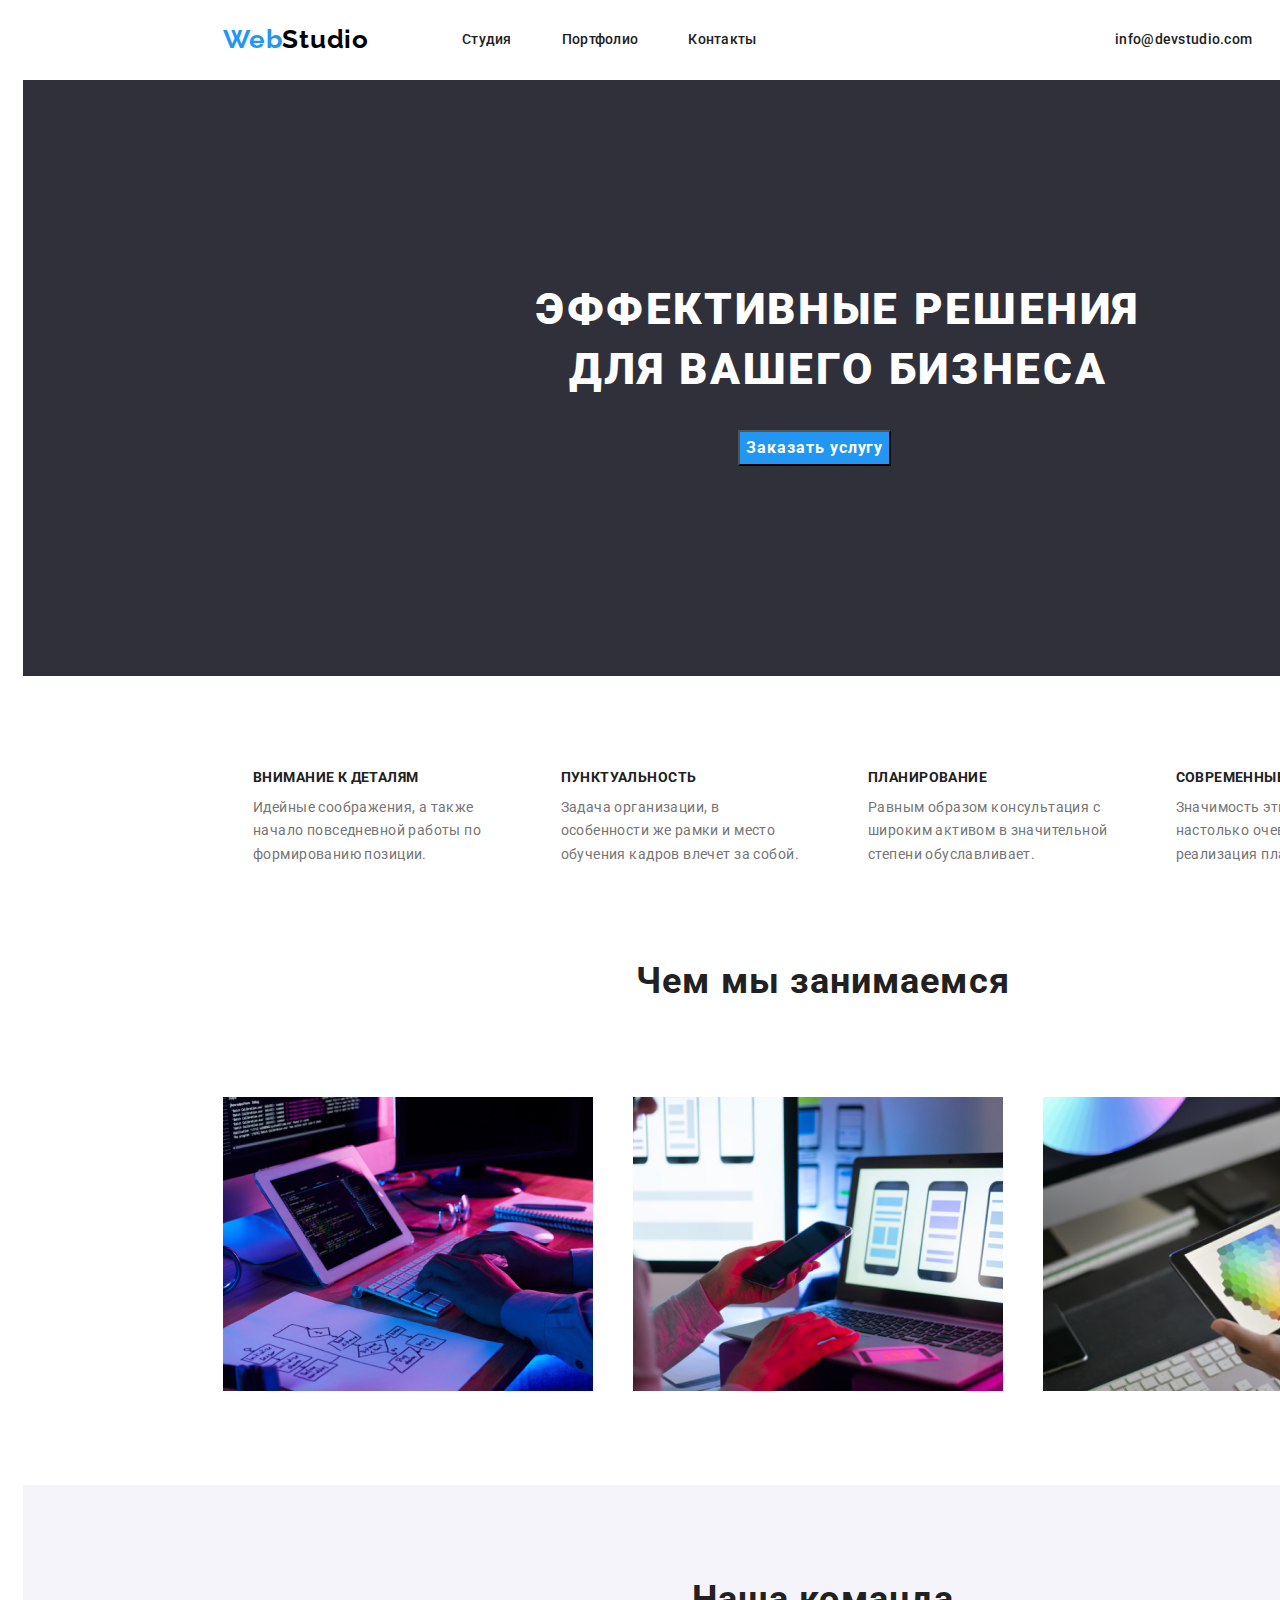
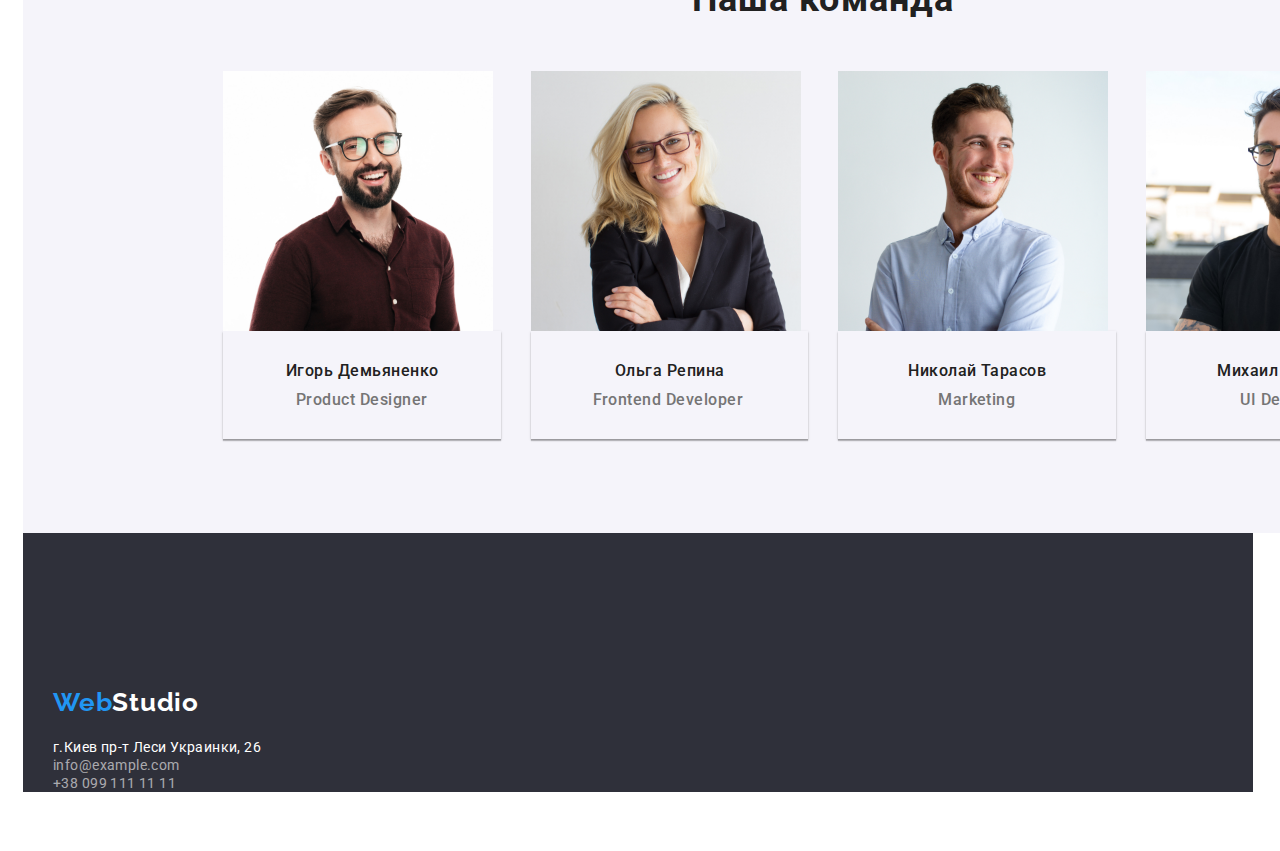
<file: index.html>
<!DOCTYPE html>
<html lang="ru">

<head>
    <meta charset="UTF-8">
    <meta http-equiv="X-UA-Compatible" content="IE=edge">
    <meta name="viewport" content="width=device-width, initial-scale=1.0">
    <link rel="stylesheet" href="css/style.css">
    <link rel="preconnect" href="https://fonts.gstatic.com">
    <link href="https://fonts.googleapis.com/css2?family=Raleway:wght@400;600;700&display=swap" rel="stylesheet">
    <link rel="preconnect" href="https://fonts.gstatic.com">
    <link href="https://fonts.googleapis.com/css2?family=Roboto:wght@400;500;700&display=swap" rel="stylesheet">
    <title>Вебстудия</title>
</head>

<body class="body">
    <div class="container">
        <header class="header">
            <nav class="navigation">
                <a class="logo-link link" href=""><span class="web">Web</span>Studio</a>
                <ul class="navigation-list">
                    <li class="navigation-item list">
                        <a class="nav link" href=""> Студия</a>
                    </li>
                    <li class="navigation-item list">
                        <a class="nav link" href="portfolio.html">Портфолио </a>
                    </li>
                    <li class="navigation-item list">
                        <a class="nav link" href="">Контакты </a>
                    </li>
                </ul>
            </nav>
            <ul class="connection-list list">
                <li class="connection-item">
                    <a class="connection link" href="mailto:info@devstudio.com" lang="en">info@devstudio.com</a>
                </li>
                <li class="connection-item">
                    <a class="connection link" href="tel:+380961111111">+38 096 111 11 11</a>
                </li>
            </ul>
        </header>
    </div>

    <main>
        <section class="hero">
            <div class="heading">
                <h1 class="heading-title">Эффективные решения для вашего бизнеса</h1>
                <button class="button" type="button">Заказать услугу</button>
            </div>
            <div clss="aspects">
                <ul class="aspect-item">
                    <li class="aspect-list list">
                        <h3 class="aspect-heading">Внимание к деталям</h3>
                        <p class="aspect">Идейные соображения, а также начало повседневной работы по формированию позиции.</p>
                    </li>
                    <li class="aspect-list list">
                        <h3 class="aspect-heading">Пунктуальность</h3>
                        <p class="aspect">Задача организации, в особенности же рамки и место обучения кадров влечет за собой.</p>
                    </li>
                    <li class="aspect-list list">
                        <h3 class="aspect-heading">Планирование</h3>
                        <p class="aspect">Равным образом консультация с широким активом в значительной степени обуславливает.</p>
                    </li>
                    <li class="aspect-list list">
                        <h3 class="aspect-heading">Современные технологии</h3>
                        <p class="aspect">Значимость этих проблем настолько очевидна, что реализация плановых заданий.</p>
                    </li>
                </ul>
            </div>
        </section>
        <section class="occupation">
            <div>
                <h2 class="heading-2">Чем мы занимаемся</h2>
                <ul class="img-work">
                    <li class="img list">
                        <img class="img-occupation" src="images/image_1/img.png" alt="разработчик делает программу" width="370" height="294">
                    </li>
                    <li class="img list">
                        <img class="img-occupation" src="images/image_1/img_2.png" alt="проверка кода через телефон" width="370" height="294">
                    </li>
                    <li class="img list">
                        <img class="img-occupation" src="images/image_1/img_1.png" alt="выбор палитрыдля кода" width=370 height="294">
                    </li>
                </ul>
            </div>
        </section>
        <section class="our-team">
            <div class="team-cards">
                <h2 class="heading-3">Наша команда</h2>
                <ul class="img-team">
                    <li class="team list">
                        <img src="images/OurTeam/people_4.jpg" alt="мужчина" width="270" height="260">
                        <div class="name-team">
                            <h3 class="name">Игорь Демьяненко</h3>
                            <p class="work" lang="en">Product Designer</p>
                        </div>
                    </li>
                    <li class="team list">
                        <img src="images/OurTeam/people_1.jpg" alt="Женщина" width="270" height="260">
                        <div class="name-team">
                            <h3 class="name">Ольга Репина</h3>
                            <p class="frontend" lang="en">Frontend Developer</p>
                        </div>
                    </li>
                    <li class="team list">
                        <img src="images/OurTeam/people_2.jpg" alt="Мужчина" width="270" height="260">
                        <div class="name-team">
                            <h3 class="name">Николай Тарасов</h3>
                            <p class="work" lang="en">Marketing</p>
                        </div>
                    </li>
                    <li class="team list">
                        <img src="images/OurTeam/people_3.jpg" alt="Мужчина" width="270" height="260">
                        <div class="name-team">
                            <h3 class="name">Михаил Ермаков</h3>
                            <p class="work" lang="en">UI Designer</p>
                        </div>
                    </li>
                </ul>
            </div>
        </section>

    </main>
    <footer class="footer">
        <div class="div-footer">
            <div class="div-logo">
                <a class="footer-logo link" href=" "><span class="web">Web</span>Studio</a>
            </div>
            <ul class="footer-list">
                <li class="list">
                    <a class="connection-link link" href="https://goo.gl/maps/i8GiezZNg2rz3Siv9 " target="_blank" rel="noopener noreferrer ">г.Киев пр-т Леси Украинки, 26</a>
                </li>
                <li class="list">
                    <a class="connection-link-list link" href="mailto:info@example.com" lang="en">info@example.com</a>
                </li>
                <li class="list">
                    <a class="connection-link-list-1 link" href="tel:+380991111111">+38 099 111 11 11</a>
                </li>
            </ul>
        </div>
    </footer>
</body>

</html>
</file>
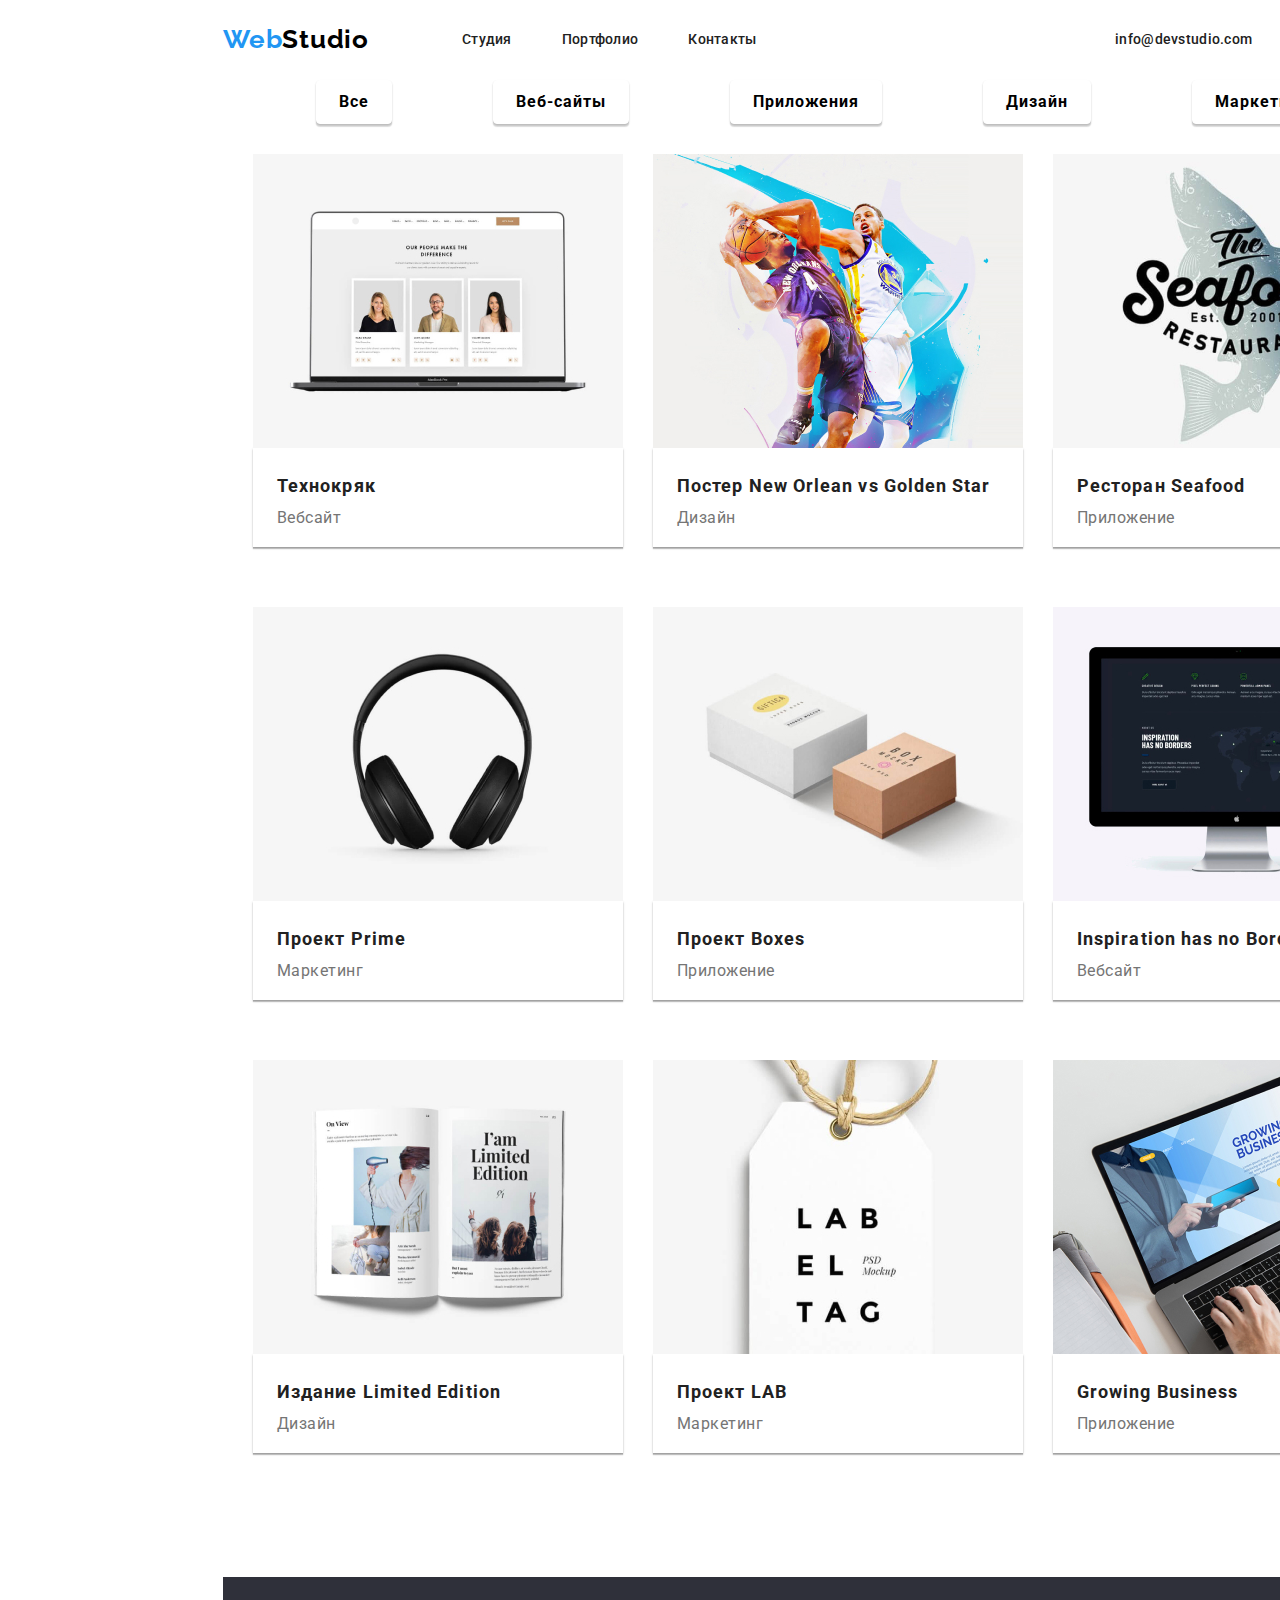
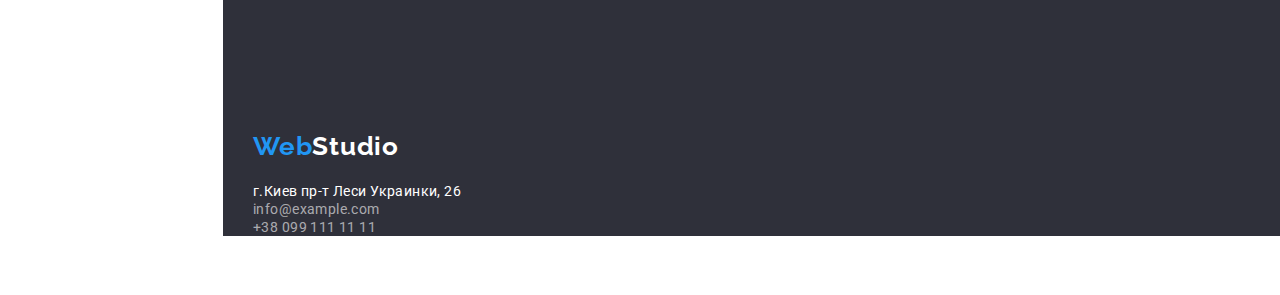
<file: portfolio.html>
<!DOCTYPE html>
<html lang="en">

<head>
    <meta charset="UTF-8">
    <meta http-equiv="X-UA-Compatible" content="IE=edge">
    <meta name="viewport" content="width=device-width, initial-scale=1.0">
    <title>Портфолио</title>
    <link rel="stylesheet" href="css/style.css">
    <link rel="preconnect" href="https://fonts.gstatic.com">
    <link href="https://fonts.googleapis.com/css2?family=Raleway:wght@400;600;700&display=swap" rel="stylesheet">
    <link rel="preconnect" href="https://fonts.gstatic.com">
    <link href="https://fonts.googleapis.com/css2?family=Roboto:wght@400;500;700&display=swap" rel="stylesheet">
</head>

<body class="body">
    <div class="container">
        <header class="header">
            <nav class="navigation">
                <a class="logo-link link" href=""><span class="web">Web</span>Studio</a>
                <ul class="navigation-list">
                    <li class="navigation-item list">
                        <a class="nav link" href=""> Студия</a>
                    </li>
                    <li class="navigation-item list">
                        <a class="nav link" href="portfolio.html">Портфолио </a>
                    </li>
                    <li class="navigation-item list">
                        <a class="nav link" href="">Контакты </a>
                    </li>
                </ul>
            </nav>
            <ul class="connection-list list">
                <li class="connection-item">
                    <a class="connection link" href="mailto:info@devstudio.com" lang="en">info@devstudio.com</a>
                </li>
                <li class="connection-item">
                    <a class="connection link" href="tel:+380961111111">+38 096 111 11 11</a>
                </li>
            </ul>
        </header>
        <main>
                <ul class="button-item">
                    <li class="button-li list">
                        <button class="button-1" type="button">Все</button>
                    </li>
                    <li class="button-li list">
                        <button class="button-1" type="button">Веб-сайты</button>
                    </li>
                    <li class="button-li list">
                        <button class="button-1" type="button">Приложения</button>
                    </li>
                    <li class="button-li list">
                        <button class="button-1" type="button">Дизайн</button>
                    </li>
                    <li class="button-li list">
                        <button class="button-1" type="button">Маркетинг</button>
                    </li>
                </ul>

                    <ul class="development">
                        <li class="img-cards list"><img src="images/sentence/web_site.jpg" alt="Веб-сайт" width="370" height="294">
                            <div class="cards-name">
                                <h3 class="name-work">Технокряк</h3>
                                <p class="field-of-activity">Вебсайт</p>
                            </div>

                        </li>
                        <li class="img-cards list"><img src="images/sentence/design.jpg" alt="Дизайн" width="370" height="294">
                            <div class="cards-name">
                                <h3 class="name-work" lang="en">Постер New Orlean vs Golden Star</h3>
                                <p class="field-of-activity">Дизайн</p>
                            </div>

                        </li>
                        <li class="img-cards list"><img src="images/sentence/programms.jpg" alt="Приложение" width="370" height="294">
                            <div class="cards-name">
                                <h3 class="name-work" lang="en">Ресторан Seafood</h3>
                                <p class="field-of-activity">Приложение</p>
                            </div>

                        </li>
                        <li class="img-cards list"><img src="images/sentence/marketing.jpg" alt="Маркетинг" width="370" height="294">
                            <div class="cards-name">
                                <h3 class="name-work" lang="en">Проект Prime</h3>
                                <p class="field-of-activity">Маркетинг</p>
                            </div>

                        </li>
                        <li class="img-cards list"><img src="images/sentence/programms_2.jpg" alt="Приложение" width="370" height="294">
                            <div class="cards-name">
                                <h3 class="name-work" lang="en">Проект Boxes</h3>
                                <p class="field-of-activity">Приложение</p>
                            </div>

                        </li>
                        <li class="img-cards list"><img src="images/sentence/web_site_2.jpg" alt="Веб-сайт" width="370" height="294">
                            <div class="cards-name">
                                <h3 class="name-work" lang="en">Inspiration has no Borders</h3>
                                <p class="field-of-activity">Вебсайт</p>
                            </div>

                        </li>
                        <li class="img-cards list"><img src="images/sentence/design_2.jpg" alt="Дизайн" width="370" height="294">
                            <div class="cards-name">
                                <h3 class="name-work" lang="en">Издание Limited Edition</h3>
                                <p class="field-of-activity">Дизайн</p>
                            </div>

                        </li>
                        <li class="img-cards list"><img src="images/sentence/marketing_3.jpg" alt="Маркетинг" width="370" height="294">
                            <div class="cards-name">
                                <h3 class="name-work" lang="en">Проект LAB</h3>
                                <p class="field-of-activity">Маркетинг</p>
                            </div>

                        </li>
                        <li class="img-cards list"><img src="images/sentence/programms_3.jpg" alt="Приложение" width="370" height="294">
                            <div class="cards-name">
                                <h3 class="name-work" lang="en">Growing Business</h3>
                                <p class="field-of-activity">Приложение</p>
                            </div>
                            </p>
                        </li>
                    </ul>

            </section>
        </main>
        <footer class="footer" >
                <div class="div-logo">
                    <a class="footer-logo link" href=" "><span class="web">Web</span>Studio</a>
                </div>
                <ul class="footer-list">
                    <li class="list">
                        <a class="connection-link link" href="https://goo.gl/maps/i8GiezZNg2rz3Siv9 " target="_blank" rel="noopener noreferrer ">г.Киев пр-т Леси Украинки, 26</a>
                    </li>
                    <li class="list">
                        <a class="connection-link-list link" href="mailto:info@example.com" lang="en">info@example.com</a>
                    </li>
                    <li class="list">
                        <a class="connection-link-list-1 link" href="tel:+380991111111">+38 099 111 11 11</a>
                    </li>
                </ul>
        </footer>
</body>

</html>
</file>
<file: css/style.css>
/*COMPONENTS*/

h1,
h2,
h3,
h4,
h5,
h6,
p {
  margin: 0;
}

ul,
ol {
  margin: 0;
  padding: 0;
}

img {
  display: block;
}

.body {
  width: 1600px;
  padding-left: 15px;
  padding-right: 15px;
}

.link {
  text-decoration: none;
}

.list {
  list-style: none;
}
/* HEADER*/

.web {
  font-family: "Raleway", sans-serif;
  font-weight: bold;
  font-size: 26px;
  line-height: 1.19;
  letter-spacing: 0.03em;
  color: #2196f3;
}

.logo-link {
  margin-right: 93px;
  font-family: "Raleway", sans-serif;
  font-weight: bold;
  font-size: 26px;
  line-height: 1.19;
  letter-spacing: 0.03em;
  color: #000000;
}

.header {
  margin-top: 24px;
  width: 1200px;
  margin-bottom: 25px;
  display: flex;
  text-align: center;
  align-items: center;
}

.container {
  width: 1200px;
  margin: 0 auto;
  padding-right: 15px;
  padding-left: 15px;
}

.header .container {
  display: flex;
  align-items: center;
}

.navigation {
  display: flex;
  align-items: center;
}

.navigation-list {
  display: flex;
  align-items: center;
}

.navigation-item:not(:last-child) {
  margin-right: 50px;
}

.nav {
  font-family: "Roboto", sans-serif;
  font-weight: 500;
  font-size: 14px;
  line-height: 1.14;
  letter-spacing: 0.02em;
  color: #212121;
}

.connection-list {
  margin-left: auto;
  display: flex;
  align-items: center;
}

.connection-item:not(:last-child) {
  margin-right: 50px;
}

.connection {
  font-family: "Roboto", sans-serif;
  font-weight: 500;
  font-size: 14px;
  line-height: 1.14;
  letter-spacing: 0.02em;
  color: #212121;
}
/*END HEADER*/
/*Main*/
/*HEADING1*/

.hero {
  margin: 0 auto;
  width: 1600px;
}

.heading {
  background-color: #2f303a;
  width: 1600px;
  padding-left: 15px;
  padding-right: 15px;
}

.aspects {
  display: flex;
  text-align: center;
  align-items: center;
}

.heading-title {
  padding-top: 200px;
  margin: 0 auto;
  text-align: center;
  font-family: "Roboto", sans-serif;
  font-weight: 900;
  font-size: 44px;
  line-height: 1.36;
  letter-spacing: 0.06em;
  text-transform: uppercase;
  color: #ffffff;
  max-width: 696px;
  max-height: 120px;
}
/*END HEADING1*/
/*ASPECTS*/

.aspect-item {
  width: 1200px;
  margin: 0 auto;
  display: flex;
  padding-left: 15px;
  padding-right: 15px;
  padding-top: 94px;
  padding-bottom: 94px;
  margin-top: -30px;
}

.aspect-list {
  width: 1200px;
  margin: 0 auto;
  flex-basis: calc(100% / 4 - 30px);
  margin-left: 30px;
  margin-top: 30px;
}

.aspect-list:not(:last-child) {
  margin-right: 30px;
}

.aspects {
  width: 1200px;
  margin: 0 auto;
  text-align: center;
  padding-right: 15px;
  padding-left: 15px;
}

.aspect-item .aspects {
  display: flex;
  align-items: center;
}

.aspect-heading {
  margin-bottom: 10px;
  font-family: "Roboto", sans-serif;
  font-weight: bold;
  font-size: 14px;
  line-height: 1.14;
  letter-spacing: 0.03em;
  text-transform: uppercase;
  color: #212121;
}

.aspect {
  align-items: center;
  font-family: "Roboto", sans-serif;
  font-weight: normal;
  font-size: 14px;
  line-height: 1.71;
  letter-spacing: 0.03em;
  color: #757575;
}
/*END ASPECT*/
/*HEADING2*/

.occupation {
  width: 1200px;
  margin: 0 auto;
  padding-left: 15px;
  padding-right: 15px;
}

.heading-2 {
  margin-bottom: 94px;
  text-align: center;
  font-family: "Roboto", sans-serif;
  font-weight: bold;
  font-size: 36px;
  line-height: 1.16;
  letter-spacing: 0.03em;
  color: #212121;
}

.img-work {
  display: flex;
  margin-left: -30px;
  margin-top: -30px;
}

.img {
  flex-basis: calc(100% / 3 - 30px);
  margin-left: 30px;
  margin-top: 30px;
}

.nav:hover,
.nav:focus {
  color: #2196f3;
}

.connection:hover,
.connection:focus {
  color: #2196f3;
}

.button {
  max-height: 50px;
  max-width: 250px;
  margin-right: 400px;
  margin-left: 700px;
  margin-top: 30px;
  margin-bottom: 210px;
  background-color: #2196f3;
  font-family: "Roboto", sans-serif;
  font-weight: bold;
  font-size: 16px;
  line-height: 1.875;
  letter-spacing: 0.06em;
  color: #ffffff;
}
/*END HEADING2*/
/*OURTEAM*/

.our-team {
  background-color: #f5f4fa;
  width: 1600px;
  margin: 0 auto;
}

.heading-3 {
  padding-top: 94px;
  text-align: center;
  margin-top: 94px;
  margin-bottom: 50px;
  font-family: "Roboto", sans-serif;
  font-weight: bold;
  font-size: 36px;
  line-height: 1.16;
  letter-spacing: 0.03em;
  color: #212121;
}

.team-cards {
  padding-bottom: 94px;
  width: 1200px;
  margin: 0 auto;
}

.img-team {
  display: flex;
  margin-left: -30px;
  margin-top: -30px;
}

.team {
  flex-basis: calc(100% / 4 - 30px);
  margin-left: 30px;
  margin-top: 30px;
}

.name-team {
  box-shadow: 0px 1px 3px rgba(0, 0, 0, 0.12), 0px 1px 1px rgba(0, 0, 0, 0.14),
    0px 2px 1px rgba(0, 0, 0, 0.2);
}

.name {
  text-align: center;
  padding-top: 30px;
  padding-left: 60px;
  padding-right: 59px;
  font-family: "Roboto", sans-serif;
  font-weight: 500;
  font-size: 16px;
  line-height: 1, 1875;
  letter-spacing: 0.03em;
  color: #212121;
}

.work {
  text-align: center;
  padding-top: 10px;
  padding-left: 70px;
  padding-right: 70px;
  padding-bottom: 30px;
  font-family: "Roboto", sans-serif;
  font-weight: 500;
  font-size: 16px;
  line-height: 0, 84;
  letter-spacing: 0.03em;
  color: #757575;
}

.frontend {
  padding-top: 10px;
  padding-left: 62px;
  padding-right: 61px;
  padding-bottom: 30px;
  font-family: "Roboto", sans-serif;
  font-weight: 500;
  font-size: 16px;
  line-height: 0, 84;
  letter-spacing: 0.03em;
  color: #757575;
}

.name-work {
  padding-top: 20px;
  padding-bottom: 4px;
  padding-left: 24px;
  padding-right: 24px;
  font-family: "Roboto";
  font-weight: bold;
  font-size: 18px;
  line-height: 2;
  letter-spacing: 0.06em;
  color: #212121;
}

.field-of-activity {
  padding-bottom: 20px;
  padding-left: 24px;
  padding-right: 24px;
  font-family: "Roboto";
  font-weight: normal;
  font-size: 16px;
  line-height: 1, 875;
  letter-spacing: 0.03em;
  color: #757575;
}

.footer-list {
  width: 1200px;
  padding-right: 15px;
  padding-left: 15px;
  margin: left;
}

.connection-link {
  margin-bottom: 9px;
  font-family: "Roboto";
  font-style: normal;
  font-weight: normal;
  font-size: 14px;
  line-height: 1, 71;
  letter-spacing: 0.03em;
  color: #ffffff;
  margin-left: auto;
}

.div-logo {
  width: 1200px;
  padding-top: 60px;
  padding-bottom: 20px;
  padding-left: 15px;
  padding-right: 15px;
}

.footer-logo {
  font-family: "Raleway", sans-serif;
  font-weight: bold;
  font-size: 26px;
  line-height: 1.19;
  letter-spacing: 0.03em;
  color: #ffffff;
}

.connection-link-list {
  padding-top: 9px;
  font-family: "Roboto";
  font-style: normal;
  font-weight: normal;
  font-size: 14px;
  line-height: 1, 71;
  letter-spacing: 0.03em;
  color: rgba(255, 255, 255, 0.6);
}

.connection-link-list-1 {
  padding-top: 9px;
  padding-bottom: 60px;
  font-family: "Roboto";
  font-style: normal;
  font-weight: normal;
  font-size: 14px;
  line-height: 1, 71;
  letter-spacing: 0.03em;
  color: rgba(255, 255, 255, 0.6);
}

.footer {
  width: 1200px;
  padding-left: 15px;
  padding-right: 15px;
  padding-top: 94px;
  background-color: #2f303a;
}

.button-1 {
  box-shadow: 0px 3px 1px rgba(0, 0, 0, 0.1), 0px 1px 2px rgba(0, 0, 0, 0.08),
    0px 2px 2px rgba(0, 0, 0, 0.12);
  border-radius: 4px;
  background-color: #ffffff;
  font-family: "Roboto", sans-serif;
  font-weight: bold;
  font-size: 16px;
  line-height: 1.875;
  letter-spacing: 0.06em;
  color: #000000;
  border: 1px solid #fff;
  padding: 6px 22px;
}

.button-1:hover,
.button-1:focus {
  background-color: #2196f3;
  color: #ffffff;
}

.button-list {
  width: 1600px;
}

.button-item {
  width: 1200px;
  display: flex;
}

.button-li:not(:last-child) {
  margin-right: 8px;
}
.button-li {
  margin: 0 auto;
}

.cards {
  width: 1600px;
  margin: 0 auto;
}

.cards-development {
  width: 1200px;
  margin: 0 auto;
}

.development {
  width: 1200px;
  margin: 0 auto;
  display: flex;
  flex-wrap: wrap;
  margin-bottom: 94px;
}

.img-cards {
  flex-basis: calc(100% / 3 - 30px);
  margin-left: 30px;
  margin-top: 30px;
  margin-bottom: 30px;
}

.cards-name {
  text-align: left;
  box-shadow: 0px 1px 3px rgba(0, 0, 0, 0.12), 0px 1px 1px rgba(0, 0, 0, 0.14),
    0px 2px 1px rgba(0, 0, 0, 0.2);
}
</file>
